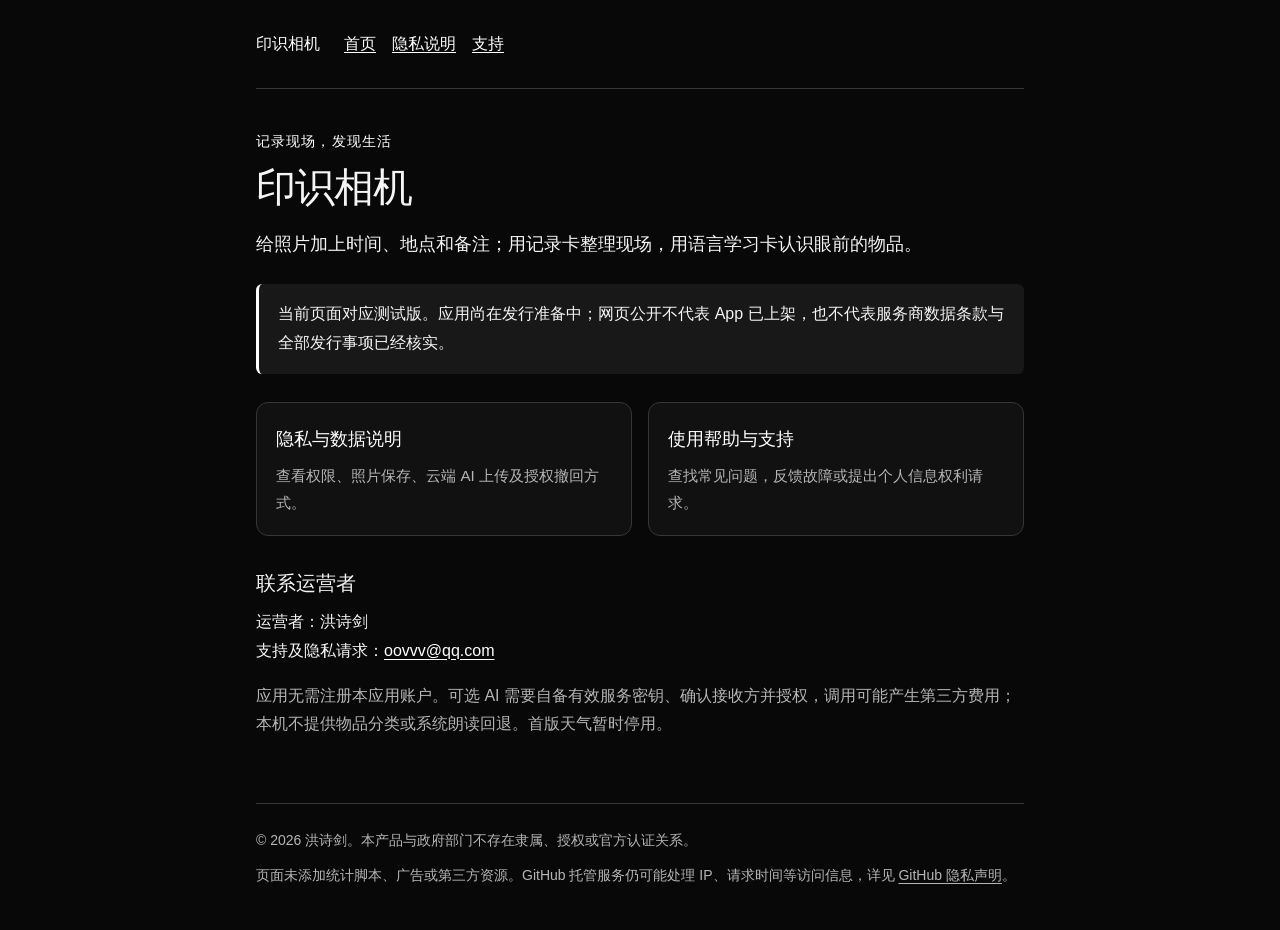
<file: index.html>
<!doctype html>
<html lang="zh-CN">
<head>
  <meta charset="utf-8">
  <meta name="viewport" content="width=device-width, initial-scale=1">
  <meta name="description" content="印识相机的测试版隐私与数据说明、使用帮助和支持联系方式。">
  <meta name="referrer" content="no-referrer">
  <title>印识相机 · 隐私与支持</title>
  <link rel="stylesheet" href="site.css">
</head>
<body>
  <a class="skip-link" href="#main">跳到正文</a>
  <header class="site-header">
    <a class="brand" href="index.html">印识相机</a>
    <nav aria-label="网站导航">
      <a href="index.html" aria-current="page">首页</a>
      <a href="privacy.html">隐私说明</a>
      <a href="support.html">支持</a>
    </nav>
  </header>
  <main id="main">
    <p class="eyebrow">记录现场，发现生活</p>
    <h1>印识相机</h1>
    <p class="lead">给照片加上时间、地点和备注；用记录卡整理现场，用语言学习卡认识眼前的物品。</p>
    <div class="notice">
      <p>当前页面对应测试版。应用尚在发行准备中；网页公开不代表 App 已上架，也不代表服务商数据条款与全部发行事项已经核实。</p>
    </div>
    <div class="link-grid">
      <a class="card-link" href="privacy.html">
        <strong>隐私与数据说明</strong>
        <span>查看权限、照片保存、云端 AI 上传及授权撤回方式。</span>
      </a>
      <a class="card-link" href="support.html">
        <strong>使用帮助与支持</strong>
        <span>查找常见问题，反馈故障或提出个人信息权利请求。</span>
      </a>
    </div>
    <h2>联系运营者</h2>
    <p>运营者：洪诗剑<br>支持及隐私请求：<a href="mailto:oovvv@qq.com">oovvv@qq.com</a></p>
    <p class="muted">应用无需注册本应用账户。可选 AI 需要自备有效服务密钥、确认接收方并授权，调用可能产生第三方费用；本机不提供物品分类或系统朗读回退。首版天气暂时停用。</p>
  </main>
  <footer class="site-footer">
    <p>© 2026 洪诗剑。本产品与政府部门不存在隶属、授权或官方认证关系。</p>
    <p>页面未添加统计脚本、广告或第三方资源。GitHub 托管服务仍可能处理 IP、请求时间等访问信息，详见 <a href="https://docs.github.com/en/site-policy/privacy-policies/github-general-privacy-statement">GitHub 隐私声明</a>。</p>
  </footer>
</body>
</html>
</file>
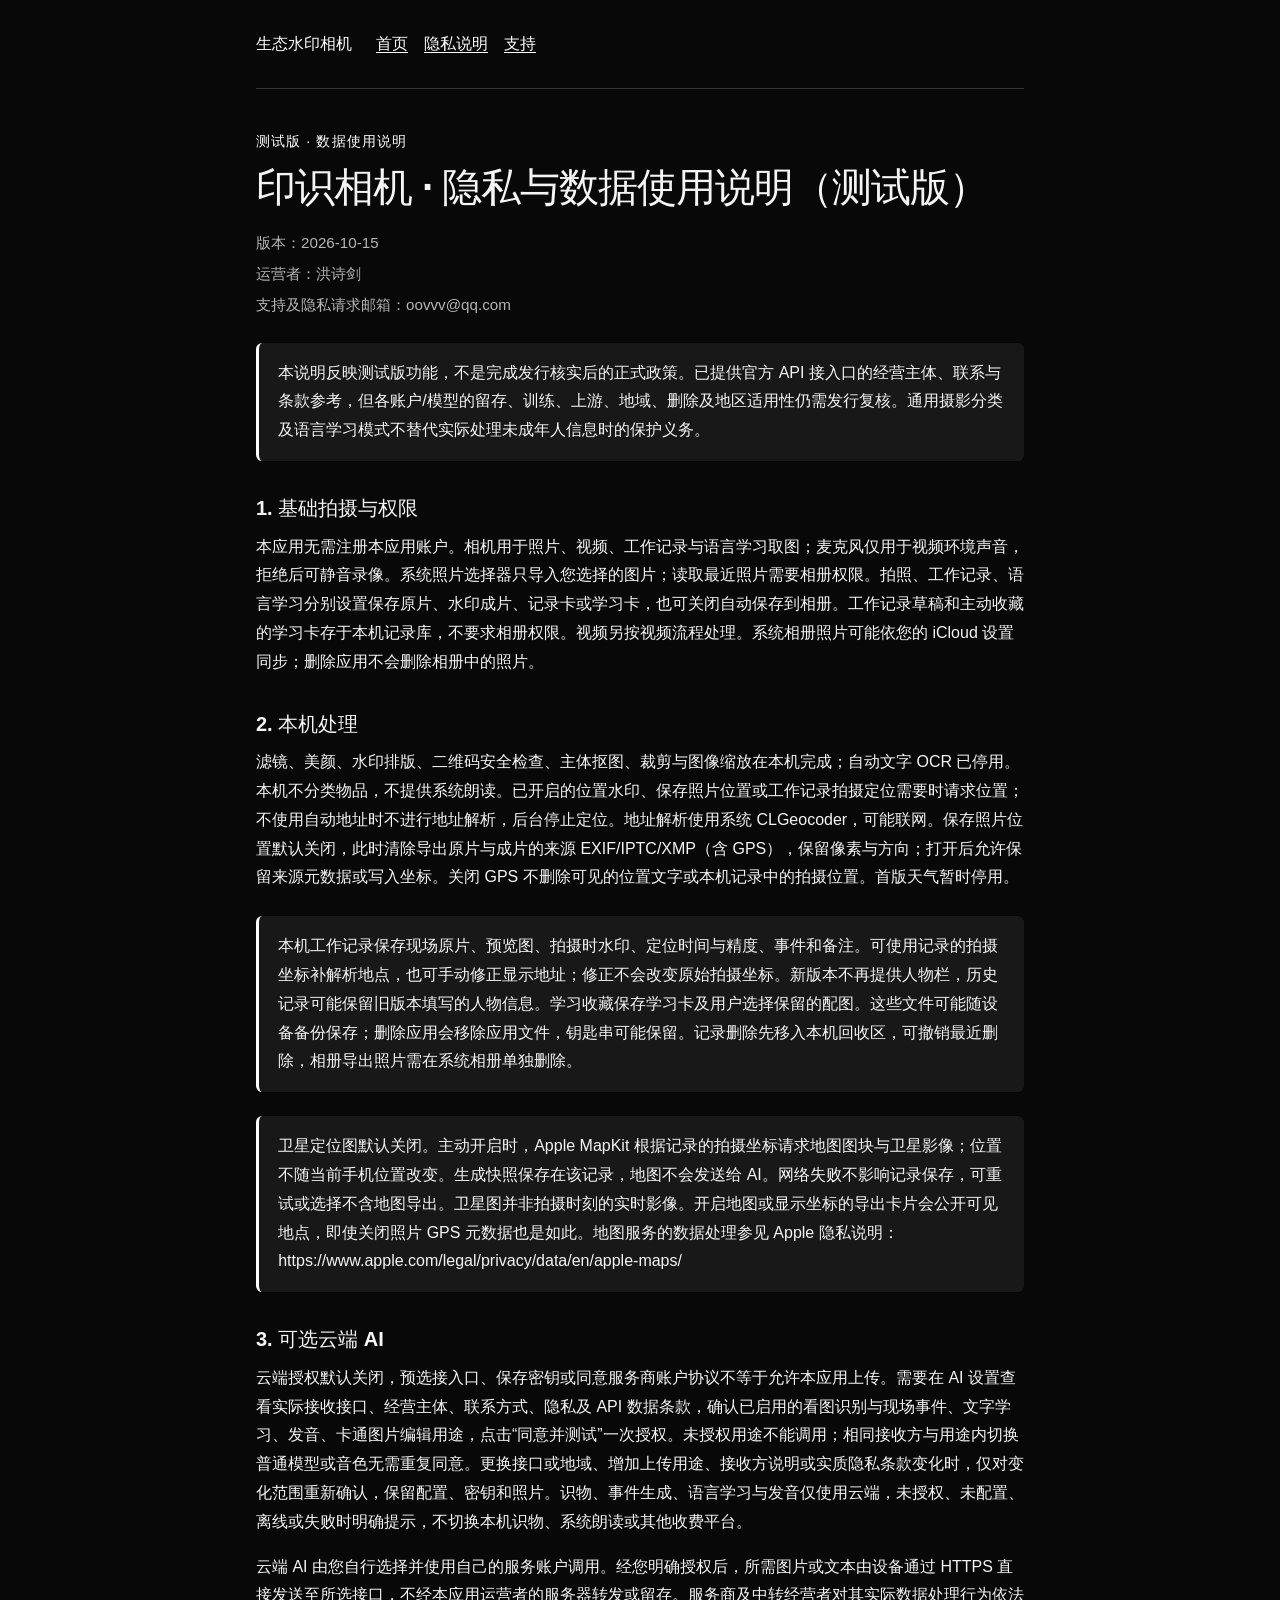
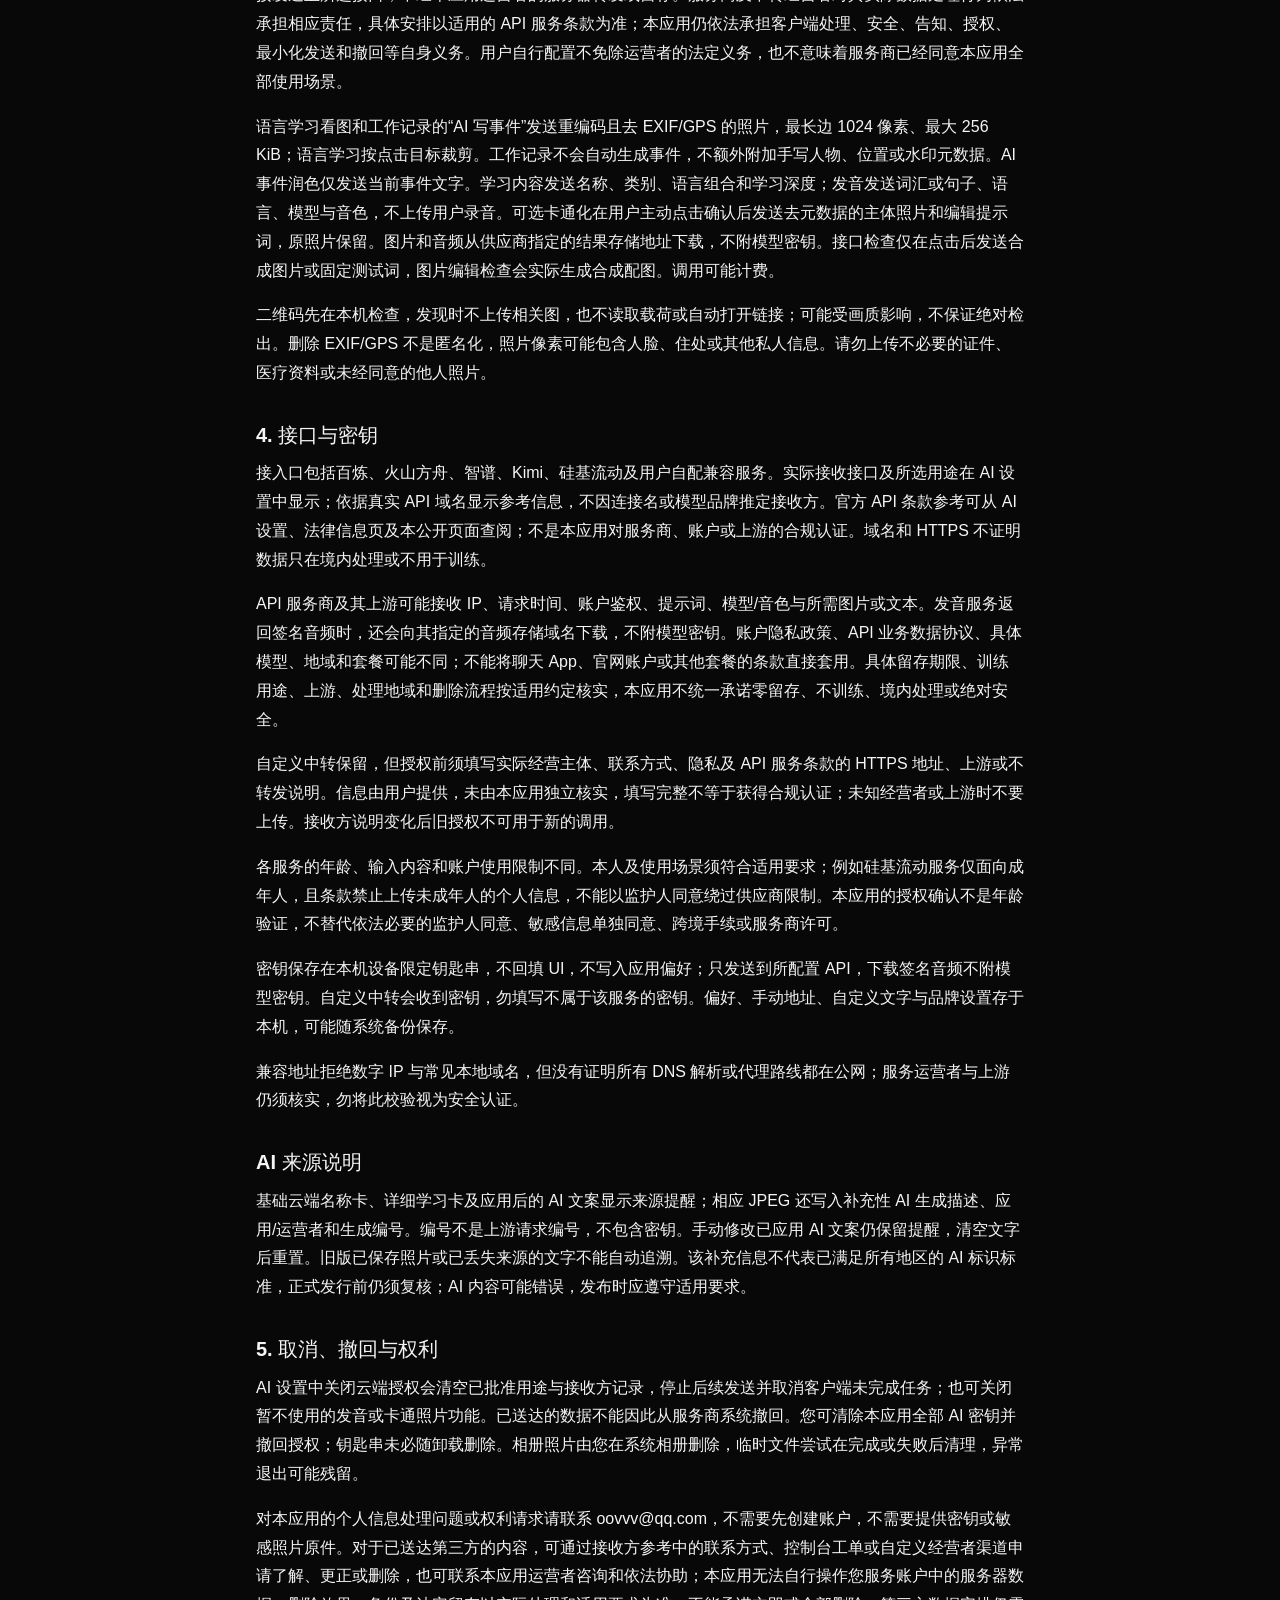
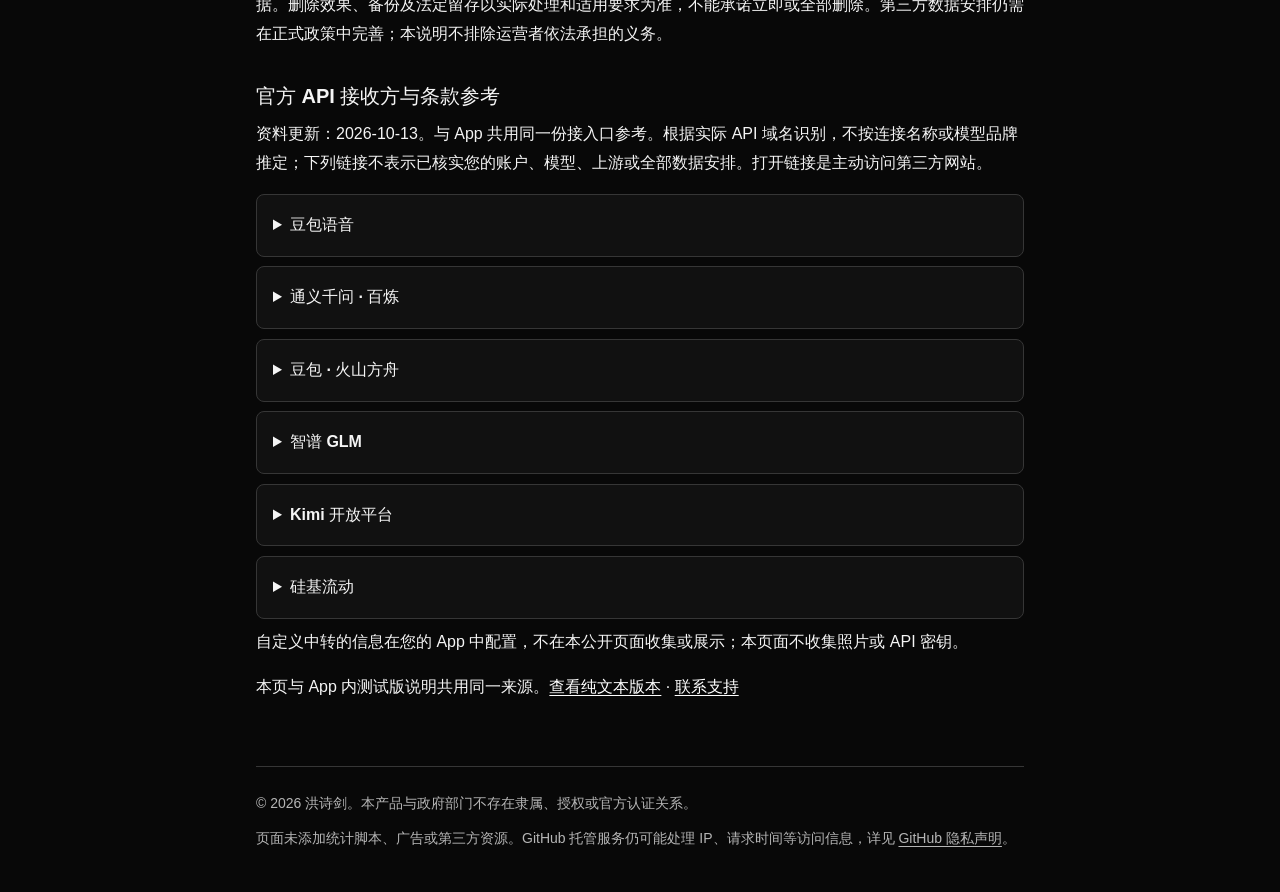
<file: privacy.html>
<!doctype html>
<html lang="zh-CN">
<head>
  <meta charset="utf-8">
  <meta name="viewport" content="width=device-width, initial-scale=1">
  <meta name="description" content="生态水印相机测试版的权限、照片保存、可选云端 AI、密钥及个人信息权利说明。">
  <meta name="referrer" content="no-referrer">
  <title>隐私与数据说明 · 生态水印相机</title>
  <link rel="stylesheet" href="site.css">
</head>
<body>
  <a class="skip-link" href="#main">跳到正文</a>
  <header class="site-header">
    <a class="brand" href="index.html">生态水印相机</a>
    <nav aria-label="网站导航">
      <a href="index.html">首页</a>
      <a href="privacy.html" aria-current="page">隐私说明</a>
      <a href="support.html">支持</a>
    </nav>
  </header>
  <main id="main">
    <p class="eyebrow">测试版 · 数据使用说明</p>
    <h1>印识相机 · 隐私与数据使用说明（测试版）</h1>
    <div class="document-meta">
      <p>版本：2026-10-15</p>
      <p>运营者：洪诗剑</p>
      <p>支持及隐私请求邮箱：oovvv@qq.com</p>
    </div>
    <div class="notice"><p>本说明反映测试版功能，不是完成发行核实后的正式政策。已提供官方 API 接入口的经营主体、联系与条款参考，但各账户/模型的留存、训练、上游、地域、删除及地区适用性仍需发行复核。通用摄影分类及语言学习模式不替代实际处理未成年人信息时的保护义务。</p></div>
    <section class="document-section" aria-labelledby="section-1">
      <h2 id="section-1">1. 基础拍摄与权限</h2>
      <p>本应用无需注册本应用账户。相机用于照片、视频、工作记录与语言学习取图；麦克风仅用于视频环境声音，拒绝后可静音录像。系统照片选择器只导入您选择的图片；读取最近照片需要相册权限。拍照、工作记录、语言学习分别设置保存原片、水印成片、记录卡或学习卡，也可关闭自动保存到相册。工作记录草稿和主动收藏的学习卡存于本机记录库，不要求相册权限。视频另按视频流程处理。系统相册照片可能依您的 iCloud 设置同步；删除应用不会删除相册中的照片。</p>
    </section>
    <section class="document-section" aria-labelledby="section-2">
      <h2 id="section-2">2. 本机处理</h2>
      <p>滤镜、美颜、水印排版、二维码安全检查、主体抠图、裁剪与图像缩放在本机完成；自动文字 OCR 已停用。本机不分类物品，不提供系统朗读。已开启的位置水印、保存照片位置或工作记录拍摄定位需要时请求位置；不使用自动地址时不进行地址解析，后台停止定位。地址解析使用系统 CLGeocoder，可能联网。保存照片位置默认关闭，此时清除导出原片与成片的来源 EXIF/IPTC/XMP（含 GPS），保留像素与方向；打开后允许保留来源元数据或写入坐标。关闭 GPS 不删除可见的位置文字或本机记录中的拍摄位置。首版天气暂时停用。</p>
    </section>
    <div class="notice"><p>本机工作记录保存现场原片、预览图、拍摄时水印、定位时间与精度、事件和备注。可使用记录的拍摄坐标补解析地点，也可手动修正显示地址；修正不会改变原始拍摄坐标。新版本不再提供人物栏，历史记录可能保留旧版本填写的人物信息。学习收藏保存学习卡及用户选择保留的配图。这些文件可能随设备备份保存；删除应用会移除应用文件，钥匙串可能保留。记录删除先移入本机回收区，可撤销最近删除，相册导出照片需在系统相册单独删除。</p></div>
    <div class="notice"><p>卫星定位图默认关闭。主动开启时，Apple MapKit 根据记录的拍摄坐标请求地图图块与卫星影像；位置不随当前手机位置改变。生成快照保存在该记录，地图不会发送给 AI。网络失败不影响记录保存，可重试或选择不含地图导出。卫星图并非拍摄时刻的实时影像。开启地图或显示坐标的导出卡片会公开可见地点，即使关闭照片 GPS 元数据也是如此。地图服务的数据处理参见 Apple 隐私说明：https://www.apple.com/legal/privacy/data/en/apple-maps/</p></div>
    <section class="document-section" aria-labelledby="section-3">
      <h2 id="section-3">3. 可选云端 AI</h2>
      <p>云端授权默认关闭，预选接入口、保存密钥或同意服务商账户协议不等于允许本应用上传。需要在 AI 设置查看实际接收接口、经营主体、联系方式、隐私及 API 数据条款，确认已启用的看图识别与现场事件、文字学习、发音、卡通图片编辑用途，点击“同意并测试”一次授权。未授权用途不能调用；相同接收方与用途内切换普通模型或音色无需重复同意。更换接口或地域、增加上传用途、接收方说明或实质隐私条款变化时，仅对变化范围重新确认，保留配置、密钥和照片。识物、事件生成、语言学习与发音仅使用云端，未授权、未配置、离线或失败时明确提示，不切换本机识物、系统朗读或其他收费平台。</p>
      <p>云端 AI 由您自行选择并使用自己的服务账户调用。经您明确授权后，所需图片或文本由设备通过 HTTPS 直接发送至所选接口，不经本应用运营者的服务器转发或留存。服务商及中转经营者对其实际数据处理行为依法承担相应责任，具体安排以适用的 API 服务条款为准；本应用仍依法承担客户端处理、安全、告知、授权、最小化发送和撤回等自身义务。用户自行配置不免除运营者的法定义务，也不意味着服务商已经同意本应用全部使用场景。</p>
      <p>语言学习看图和工作记录的“AI 写事件”发送重编码且去 EXIF/GPS 的照片，最长边 1024 像素、最大 256 KiB；语言学习按点击目标裁剪。工作记录不会自动生成事件，不额外附加手写人物、位置或水印元数据。AI 事件润色仅发送当前事件文字。学习内容发送名称、类别、语言组合和学习深度；发音发送词汇或句子、语言、模型与音色，不上传用户录音。可选卡通化在用户主动点击确认后发送去元数据的主体照片和编辑提示词，原照片保留。图片和音频从供应商指定的结果存储地址下载，不附模型密钥。接口检查仅在点击后发送合成图片或固定测试词，图片编辑检查会实际生成合成配图。调用可能计费。</p>
      <p>二维码先在本机检查，发现时不上传相关图，也不读取载荷或自动打开链接；可能受画质影响，不保证绝对检出。删除 EXIF/GPS 不是匿名化，照片像素可能包含人脸、住处或其他私人信息。请勿上传不必要的证件、医疗资料或未经同意的他人照片。</p>
    </section>
    <section class="document-section" aria-labelledby="section-4">
      <h2 id="section-4">4. 接口与密钥</h2>
      <p>接入口包括百炼、火山方舟、智谱、Kimi、硅基流动及用户自配兼容服务。实际接收接口及所选用途在 AI 设置中显示；依据真实 API 域名显示参考信息，不因连接名或模型品牌推定接收方。官方 API 条款参考可从 AI 设置、法律信息页及本公开页面查阅；不是本应用对服务商、账户或上游的合规认证。域名和 HTTPS 不证明数据只在境内处理或不用于训练。</p>
      <p>API 服务商及其上游可能接收 IP、请求时间、账户鉴权、提示词、模型/音色与所需图片或文本。发音服务返回签名音频时，还会向其指定的音频存储域名下载，不附模型密钥。账户隐私政策、API 业务数据协议、具体模型、地域和套餐可能不同；不能将聊天 App、官网账户或其他套餐的条款直接套用。具体留存期限、训练用途、上游、处理地域和删除流程按适用约定核实，本应用不统一承诺零留存、不训练、境内处理或绝对安全。</p>
      <p>自定义中转保留，但授权前须填写实际经营主体、联系方式、隐私及 API 服务条款的 HTTPS 地址、上游或不转发说明。信息由用户提供，未由本应用独立核实，填写完整不等于获得合规认证；未知经营者或上游时不要上传。接收方说明变化后旧授权不可用于新的调用。</p>
      <p>各服务的年龄、输入内容和账户使用限制不同。本人及使用场景须符合适用要求；例如硅基流动服务仅面向成年人，且条款禁止上传未成年人的个人信息，不能以监护人同意绕过供应商限制。本应用的授权确认不是年龄验证，不替代依法必要的监护人同意、敏感信息单独同意、跨境手续或服务商许可。</p>
      <p>密钥保存在本机设备限定钥匙串，不回填 UI，不写入应用偏好；只发送到所配置 API，下载签名音频不附模型密钥。自定义中转会收到密钥，勿填写不属于该服务的密钥。偏好、手动地址、自定义文字与品牌设置存于本机，可能随系统备份保存。</p>
      <p>兼容地址拒绝数字 IP 与常见本地域名，但没有证明所有 DNS 解析或代理路线都在公网；服务运营者与上游仍须核实，勿将此校验视为安全认证。</p>
    </section>
    <section class="document-section" aria-labelledby="section-5">
      <h2 id="section-5">AI 来源说明</h2>
      <p>基础云端名称卡、详细学习卡及应用后的 AI 文案显示来源提醒；相应 JPEG 还写入补充性 AI 生成描述、应用/运营者和生成编号。编号不是上游请求编号，不包含密钥。手动修改已应用 AI 文案仍保留提醒，清空文字后重置。旧版已保存照片或已丢失来源的文字不能自动追溯。该补充信息不代表已满足所有地区的 AI 标识标准，正式发行前仍须复核；AI 内容可能错误，发布时应遵守适用要求。</p>
    </section>
    <section class="document-section" aria-labelledby="section-6">
      <h2 id="section-6">5. 取消、撤回与权利</h2>
      <p>AI 设置中关闭云端授权会清空已批准用途与接收方记录，停止后续发送并取消客户端未完成任务；也可关闭暂不使用的发音或卡通照片功能。已送达的数据不能因此从服务商系统撤回。您可清除本应用全部 AI 密钥并撤回授权；钥匙串未必随卸载删除。相册照片由您在系统相册删除，临时文件尝试在完成或失败后清理，异常退出可能残留。</p>
      <p>对本应用的个人信息处理问题或权利请求请联系 oovvv@qq.com，不需要先创建账户，不需要提供密钥或敏感照片原件。对于已送达第三方的内容，可通过接收方参考中的联系方式、控制台工单或自定义经营者渠道申请了解、更正或删除，也可联系本应用运营者咨询和依法协助；本应用无法自行操作您服务账户中的服务器数据。删除效果、备份及法定留存以实际处理和适用要求为准，不能承诺立即或全部删除。第三方数据安排仍需在正式政策中完善；本说明不排除运营者依法承担的义务。</p>
    </section>
    <section class="document-section" aria-labelledby="ai-providers">
      <h2 id="ai-providers">官方 API 接收方与条款参考</h2>
      <p>资料更新：2026-10-13。与 App 共用同一份接入口参考。根据实际 API 域名识别，不按连接名称或模型品牌推定；下列链接不表示已核实您的账户、模型、上游或全部数据安排。打开链接是主动访问第三方网站。</p>
      <details class="provider-reference">
        <summary>豆包语音</summary>
        <p>经营主体：北京火山引擎科技有限公司<br>API 域名：openspeech.bytedance.com<br>联系 / 权利请求：火山引擎控制台工单 / 400-034-7888</p>
        <p><a href="https://docs.volcengine.com/docs/Legalagreements/VolcanoEnginesPrivacyPolicy?lang=zh" rel="noopener noreferrer">接收方隐私说明</a> · <a href="https://www.volcengine.com/docs/6561/1866421" rel="noopener noreferrer">API 服务及数据条款</a></p>
        <p>豆包语音使用独立开通的语音服务及 API Key；请阅读控制台适用的语音模型协议，留存、训练和处理安排以所开通服务为准。</p>
      </details>
      <details class="provider-reference">
        <summary>通义千问 · 百炼</summary>
        <p>经营主体：通义云启（杭州）信息技术有限公司<br>API 域名：dashscope.aliyuncs.com<br>联系 / 权利请求：阿里云控制台工单 / 400-801-3260</p>
        <p><a href="https://terms.aliyun.com/legal-agreement/terms/suit_bu1_ali_cloud/suit_bu1_ali_cloud202107091605_49213.html" rel="noopener noreferrer">接收方隐私说明</a> · <a href="https://terms.alicdn.com/legal-agreement/terms/common_platform_service/20230728213935489/20230728213935489.html" rel="noopener noreferrer">API 服务及数据条款</a></p>
        <p>API 业务数据与账户隐私规则不同；三方模型及境外地域另有约定，请同时阅读百炼服务协议的数据条款。不能将官网隐私政策当作图片零留存保证。</p>
      </details>
      <details class="provider-reference">
        <summary>豆包 · 火山方舟</summary>
        <p>经营主体：北京火山引擎科技有限公司<br>API 域名：ark.cn-beijing.volces.com<br>联系 / 权利请求：火山引擎控制台工单 / 400-034-7888</p>
        <p><a href="https://docs.volcengine.com/docs/Legalagreements/VolcanoEnginesPrivacyPolicy?lang=zh" rel="noopener noreferrer">接收方隐私说明</a> · <a href="https://docs.volcengine.com/docs/ark/volcengine-ark-platform-terms?lang=zh" rel="noopener noreferrer">API 服务及数据条款</a></p>
        <p>需同时查看方舟专用条款和火山引擎隐私政策；账号地区、体验功能及具体模型可能适用不同的数据约定，不能套用其他套餐的承诺。</p>
      </details>
      <details class="provider-reference">
        <summary>智谱 GLM</summary>
        <p>经营主体：北京智谱华章科技股份有限公司<br>API 域名：open.bigmodel.cn<br>联系 / 权利请求：service@zhipuai.cn / 开放平台工单</p>
        <p><a href="https://docs.bigmodel.cn/cn/terms/privacy-policy" rel="noopener noreferrer">接收方隐私说明</a> · <a href="https://docs.bigmodel.cn/cn/terms/user-agreement" rel="noopener noreferrer">API 服务及数据条款</a></p>
        <p>请确认所选模型的商用、接入与数据使用约定；匿名化及其他授权条款不等于不留存或不训练。</p>
      </details>
      <details class="provider-reference">
        <summary>Kimi 开放平台</summary>
        <p>经营主体：北京月之暗面科技股份有限公司及关联公司<br>API 域名：api.moonshot.cn<br>联系 / 权利请求：support@moonshot.cn</p>
        <p><a href="https://platform.kimi.com/docs/agreement/userprivacy" rel="noopener noreferrer">接收方隐私说明</a> · <a href="https://platform.kimi.com/docs/agreement/modeluse" rel="noopener noreferrer">API 服务及数据条款</a></p>
        <p>开放平台协议适用于 API，不等同于聊天 App；未成年人使用需遵守平台的监护与认证要求。</p>
      </details>
      <details class="provider-reference">
        <summary>硅基流动</summary>
        <p>经营主体：北京硅基流动科技股份有限公司及关联方<br>API 域名：api.siliconflow.cn<br>联系 / 权利请求：contact@siliconflow.cn</p>
        <p><a href="https://docs.siliconflow.cn/docs/legals/privacy-policy" rel="noopener noreferrer">接收方隐私说明</a> · <a href="https://docs.siliconflow.cn/docs/legals/terms-of-service" rel="noopener noreferrer">API 服务及数据条款</a></p>
        <p>仅面向 18 岁及以上用户；条款禁止上传未成年人的个人信息。上游模型、留存与删除安排还须按具体服务核实，监护人同意不能绕过供应商限制。</p>
      </details>
      <p>自定义中转的信息在您的 App 中配置，不在本公开页面收集或展示；本页面不收集照片或 API 密钥。</p>
    </section>
    <p>本页与 App 内测试版说明共用同一来源。<a href="privacy.txt">查看纯文本版本</a> · <a href="support.html">联系支持</a></p>
  </main>
  <footer class="site-footer">
    <p>© 2026 洪诗剑。本产品与政府部门不存在隶属、授权或官方认证关系。</p>
    <p>页面未添加统计脚本、广告或第三方资源。GitHub 托管服务仍可能处理 IP、请求时间等访问信息，详见 <a href="https://docs.github.com/en/site-policy/privacy-policies/github-general-privacy-statement">GitHub 隐私声明</a>。</p>
  </footer>
</body>
</html>
</file>
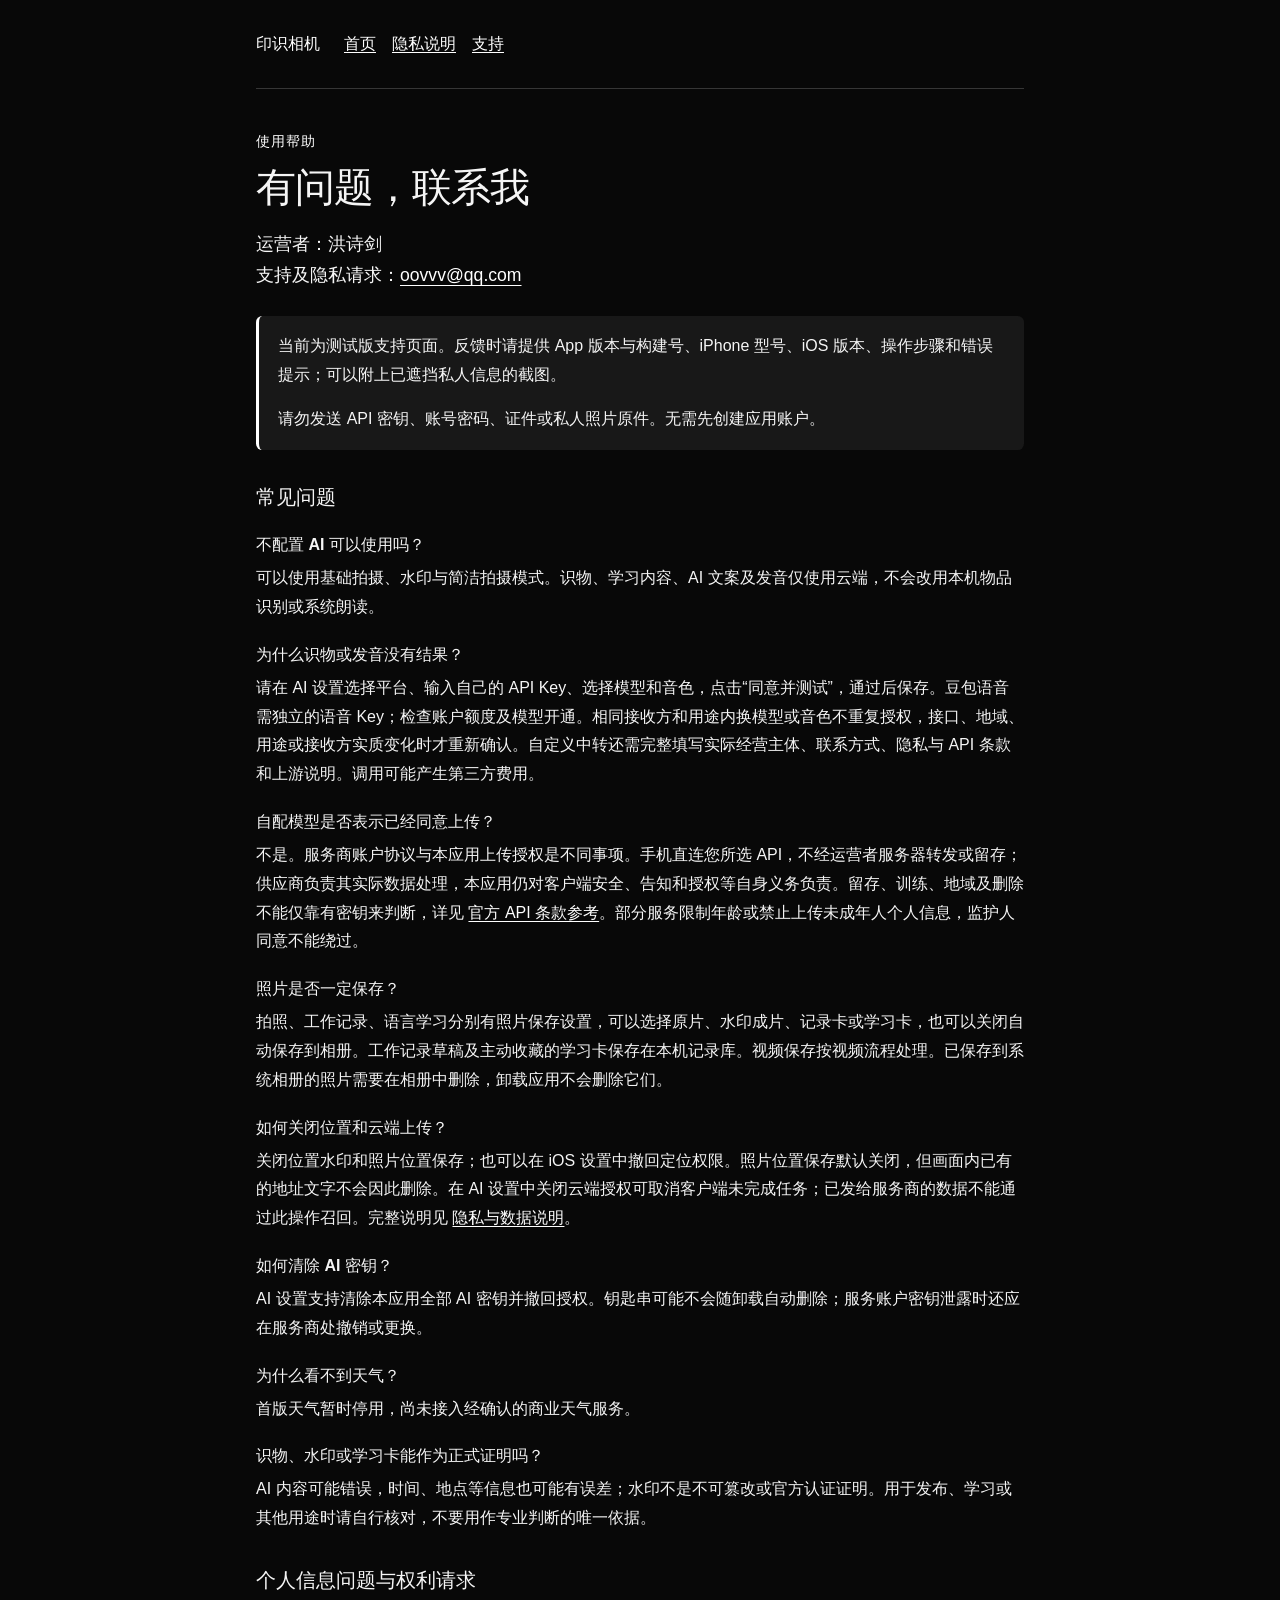
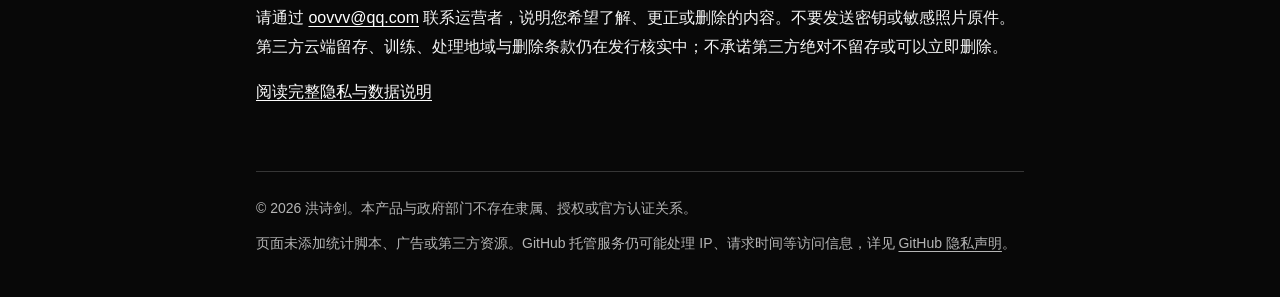
<file: support.html>
<!doctype html>
<html lang="zh-CN">
<head>
  <meta charset="utf-8">
  <meta name="viewport" content="width=device-width, initial-scale=1">
  <meta name="description" content="印识相机使用帮助、问题反馈和个人信息权利请求联系方式。">
  <meta name="referrer" content="no-referrer">
  <title>使用帮助与支持 · 印识相机</title>
  <link rel="stylesheet" href="site.css">
</head>
<body>
  <a class="skip-link" href="#main">跳到正文</a>
  <header class="site-header">
    <a class="brand" href="index.html">印识相机</a>
    <nav aria-label="网站导航">
      <a href="index.html">首页</a>
      <a href="privacy.html">隐私说明</a>
      <a href="support.html" aria-current="page">支持</a>
    </nav>
  </header>
  <main id="main">
    <p class="eyebrow">使用帮助</p>
    <h1>有问题，联系我</h1>
    <p class="lead">运营者：洪诗剑<br>支持及隐私请求：<a href="mailto:oovvv@qq.com">oovvv@qq.com</a></p>
    <div class="notice">
      <p>当前为测试版支持页面。反馈时请提供 App 版本与构建号、iPhone 型号、iOS 版本、操作步骤和错误提示；可以附上已遮挡私人信息的截图。</p>
      <p>请勿发送 API 密钥、账号密码、证件或私人照片原件。无需先创建应用账户。</p>
    </div>
    <h2>常见问题</h2>
    <dl>
      <dt>不配置 AI 可以使用吗？</dt>
      <dd>可以使用基础拍摄、水印与简洁拍摄模式。识物、学习内容、AI 文案及发音仅使用云端，不会改用本机物品识别或系统朗读。</dd>
      <dt>为什么识物或发音没有结果？</dt>
      <dd>请在 AI 设置选择平台、输入自己的 API Key、选择模型和音色，点击“同意并测试”，通过后保存。豆包语音需独立的语音 Key；检查账户额度及模型开通。相同接收方和用途内换模型或音色不重复授权，接口、地域、用途或接收方实质变化时才重新确认。自定义中转还需完整填写实际经营主体、联系方式、隐私与 API 条款和上游说明。调用可能产生第三方费用。</dd>
      <dt>自配模型是否表示已经同意上传？</dt>
      <dd>不是。服务商账户协议与本应用上传授权是不同事项。手机直连您所选 API，不经运营者服务器转发或留存；供应商负责其实际数据处理，本应用仍对客户端安全、告知和授权等自身义务负责。留存、训练、地域及删除不能仅靠有密钥来判断，详见 <a href="privacy.html#ai-providers">官方 API 条款参考</a>。部分服务限制年龄或禁止上传未成年人个人信息，监护人同意不能绕过。</dd>
      <dt>照片是否一定保存？</dt>
      <dd>拍照、工作记录、语言学习分别有照片保存设置，可以选择原片、水印成片、记录卡或学习卡，也可以关闭自动保存到相册。工作记录草稿及主动收藏的学习卡保存在本机记录库。视频保存按视频流程处理。已保存到系统相册的照片需要在相册中删除，卸载应用不会删除它们。</dd>
      <dt>如何关闭位置和云端上传？</dt>
      <dd>关闭位置水印和照片位置保存；也可以在 iOS 设置中撤回定位权限。照片位置保存默认关闭，但画面内已有的地址文字不会因此删除。在 AI 设置中关闭云端授权可取消客户端未完成任务；已发给服务商的数据不能通过此操作召回。完整说明见 <a href="privacy.html">隐私与数据说明</a>。</dd>
      <dt>如何清除 AI 密钥？</dt>
      <dd>AI 设置支持清除本应用全部 AI 密钥并撤回授权。钥匙串可能不会随卸载自动删除；服务账户密钥泄露时还应在服务商处撤销或更换。</dd>
      <dt>为什么看不到天气？</dt>
      <dd>首版天气暂时停用，尚未接入经确认的商业天气服务。</dd>
      <dt>识物、水印或学习卡能作为正式证明吗？</dt>
      <dd>AI 内容可能错误，时间、地点等信息也可能有误差；水印不是不可篡改或官方认证证明。用于发布、学习或其他用途时请自行核对，不要用作专业判断的唯一依据。</dd>
    </dl>
    <h2>个人信息问题与权利请求</h2>
    <p>请通过 <a href="mailto:oovvv@qq.com">oovvv@qq.com</a> 联系运营者，说明您希望了解、更正或删除的内容。不要发送密钥或敏感照片原件。第三方云端留存、训练、处理地域与删除条款仍在发行核实中；不承诺第三方绝对不留存或可以立即删除。</p>
    <p><a href="privacy.html">阅读完整隐私与数据说明</a></p>
  </main>
  <footer class="site-footer">
    <p>© 2026 洪诗剑。本产品与政府部门不存在隶属、授权或官方认证关系。</p>
    <p>页面未添加统计脚本、广告或第三方资源。GitHub 托管服务仍可能处理 IP、请求时间等访问信息，详见 <a href="https://docs.github.com/en/site-policy/privacy-policies/github-general-privacy-statement">GitHub 隐私声明</a>。</p>
  </footer>
</body>
</html>
</file>
<file: site.css>
:root {
  color-scheme: dark;
  font-family: -apple-system, BlinkMacSystemFont, "Segoe UI", sans-serif;
  color: #f5f5f5;
  background: #080808;
  font-synthesis: none;
  line-height: 1.8;
  --accent: #ffffff;
  --muted: #b5b5b5;
  --line: #363636;
}
* { box-sizing: border-box; }
body { margin: 0; overflow-wrap: anywhere; }
a { color: var(--accent); text-underline-offset: .2em; }
a:hover { text-decoration-thickness: 2px; }
:focus-visible { outline: 3px solid var(--accent); outline-offset: 4px; }
.skip-link { position: absolute; left: 1rem; top: -5rem; padding: .6rem 1rem; background: #181818; z-index: 1; }
.skip-link:focus { top: 1rem; }
.site-header, main, .site-footer { width: min(100% - 2.5rem, 48rem); margin-inline: auto; }
.site-header { padding-block: 1.5rem; display: flex; flex-wrap: wrap; align-items: center; gap: .6rem 1.5rem; border-bottom: 1px solid var(--line); }
.brand { font-weight: 700; text-decoration: none; color: #ffffff; }
nav { display: flex; flex-wrap: wrap; gap: .35rem 1rem; }
nav a { display: inline-block; padding-block: .35rem; }
nav a[aria-current="page"] { font-weight: 700; }
main { padding-block: 2.5rem 3rem; }
.eyebrow { margin: 0 0 .4rem; color: var(--accent); font-size: .875rem; letter-spacing: .08em; }
h1 { margin: 0 0 1rem; font-size: clamp(1.8rem, 6vw, 2.5rem); line-height: 1.3; letter-spacing: -.025em; }
h2 { margin: 2rem 0 .6rem; font-size: 1.25rem; line-height: 1.5; }
p { margin: 0 0 1rem; }
.lead { font-size: 1.1rem; }
.muted, .site-footer { color: var(--muted); }
.notice { padding: 1rem 1.2rem; background: #181818; border-left: 3px solid var(--accent); border-radius: .4rem; margin-block: 1.5rem; }
.notice p:last-child { margin-bottom: 0; }
.link-grid { display: grid; grid-template-columns: repeat(2, minmax(0, 1fr)); gap: 1rem; margin-block: 1.75rem; }
.card-link { padding: 1.2rem; border: 1px solid var(--line); border-radius: .75rem; background: #111111; text-decoration: none; display: block; }
.card-link strong { display: block; font-size: 1.15rem; }
.card-link span { display: block; color: var(--muted); margin-top: .4rem; font-size: .95rem; }
.card-link:hover { border-color: var(--accent); }
dl { margin: 0; }
dt { font-weight: 650; margin-top: 1.2rem; }
dd { margin: .25rem 0 1rem; }
ul { padding-left: 1.4rem; }
li { margin-block: .4rem; }
.document-meta { font-size: .95rem; color: var(--muted); margin-bottom: 1.5rem; }
.document-meta p { margin-bottom: .25rem; }
.document-section { scroll-margin-top: 1rem; }
.provider-reference { padding: 1rem; margin-block: .6rem; border: 1px solid var(--line); border-radius: .5rem; background: #111111; }
.provider-reference summary { cursor: pointer; font-weight: 650; }
.provider-reference[open] summary { margin-bottom: .8rem; }
.provider-reference p:last-child { margin-bottom: 0; }
.site-footer { padding-block: 1.5rem 2rem; border-top: 1px solid var(--line); font-size: .875rem; }
.site-footer p { margin-bottom: .6rem; }
.site-footer a { color: inherit; }
@media (max-width: 32rem) {
  .site-header, main, .site-footer { width: calc(100% - 2rem); }
  .site-header { padding-block: 1rem; }
  main { padding-block: 1.75rem 2.25rem; }
  .link-grid { grid-template-columns: 1fr; }
}
@media print {
  body { background: #fff; color: #111; }
  :root { --muted: #444; --accent: #111; --line: #999; }
  .card-link, .provider-reference { background: #fff; color: #111; }
  .site-header, .skip-link { display: none; }
  main { width: 100%; padding: 0; }
  .notice { border: 1px solid #888; background: none; }
  a { color: inherit; }
}
</file>
